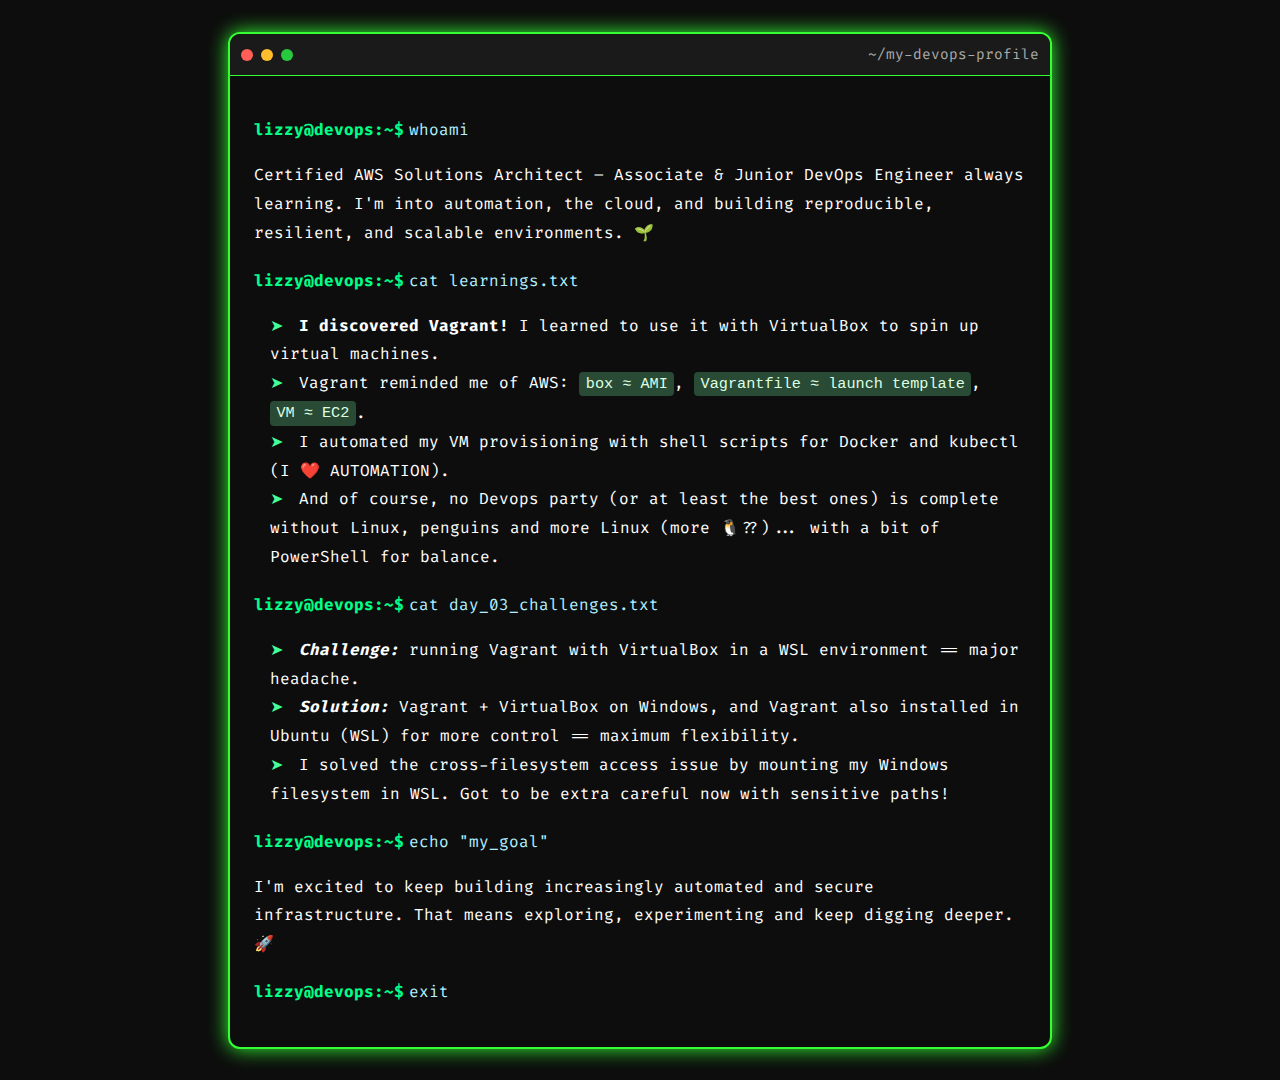
<file: vm-en/static_website/index.html>
<!DOCTYPE html>
<html lang="en">
<head>
  <meta charset="UTF-8" />
  <meta name="viewport" content="width=device-width, initial-scale=1.0"/>
  <title>My DevOps Profile</title>
  <link rel="stylesheet" href="styles.css"/>
</head>
<body>
  <div class="terminal">
    <div class="header">
      <span class="circle red"></span>
      <span class="circle yellow"></span>
      <span class="circle green"></span>
      <span class="title">~/my-devops-profile</span>
    </div>
    <div class="content">
      <p><span class="prompt">lizzy@devops:~$</span><span class="command">whoami</span></p>
      <p class="output">Certified AWS Solutions Architect – Associate & Junior DevOps Engineer always learning. I'm into automation, the cloud, and building reproducible, resilient, and scalable environments. 🌱</p>

      <p><span class="prompt">lizzy@devops:~$</span><span class="command">cat learnings.txt</span></p>
      <ul class="output">
        <li><b>I discovered Vagrant!</b> I learned to use it with VirtualBox to spin up virtual machines.</li>
	<li>Vagrant reminded me of AWS: <code>box ≈ AMI</code>, <code>Vagrantfile ≈ launch template</code>,<br><code>VM ≈ EC2</code>.</li>
	<li>I automated my VM provisioning with shell scripts for Docker and kubectl<br>(I ❤️ AUTOMATION).</li>
        <li>And of course, no Devops party (or at least the best ones) is complete without Linux, penguins and more Linux (more 🐧??)... with a bit of PowerShell for balance.</li>
      </ul>

      <p><span class="prompt">lizzy@devops:~$</span><span class="command">cat day_03_challenges.txt</span></p>
      <ul class="output">
        <li><b><i>Challenge:</i></b> running Vagrant with VirtualBox in a WSL environment == major headache.</li>
        <li><b><i>Solution:</i></b> Vagrant + VirtualBox on Windows, and Vagrant also installed in Ubuntu (WSL) for more control == maximum flexibility.</li>
        <li>I solved the cross-filesystem access issue by mounting my Windows filesystem in WSL. Got to be extra careful now with sensitive paths!</li>
      </ul>

      <p><span class="prompt">lizzy@devops:~$</span><span class="command">echo "my_goal"</span></p>
      <p class="output">I'm excited to keep building increasingly automated and secure infrastructure. That means exploring, experimenting and keep digging deeper. 🚀</p>

      <p><span class="prompt">lizzy@devops:~$</span><span class="command">exit</span></p>

    </div>
  </div>
</body>
</html>
</file>
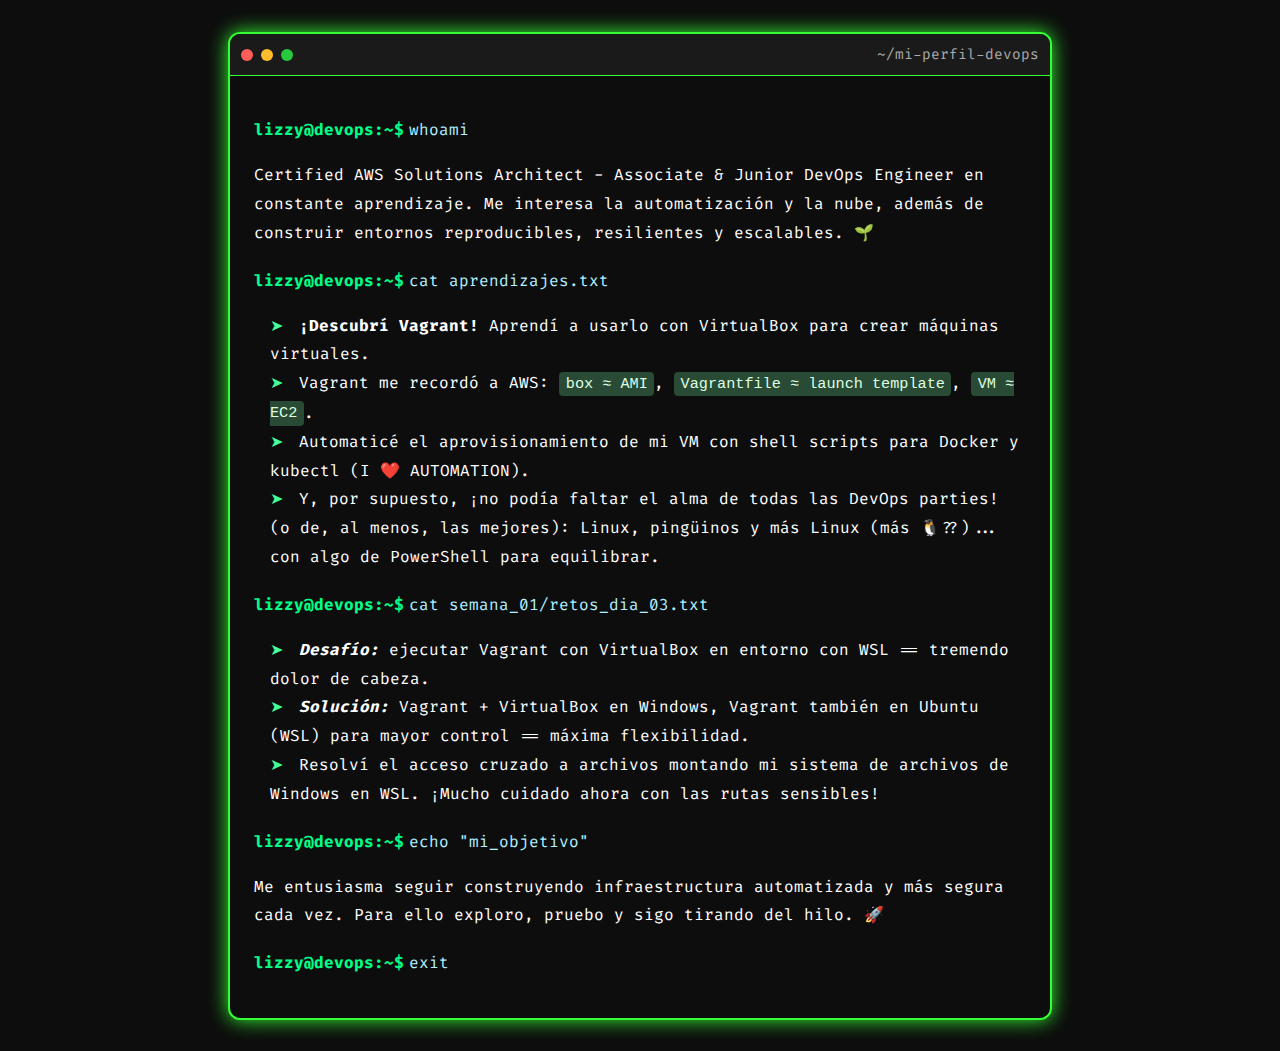
<file: vm-es/static_website/index.html>
<!DOCTYPE html>
<html lang="es">
<head>
  <meta charset="UTF-8" />
  <meta name="viewport" content="width=device-width, initial-scale=1.0"/>
  <title>Mi perfil DevOps</title>
  <link rel="stylesheet" href="styles.css"/>
</head>
<body>
  <div class="terminal">
    <div class="header">
      <span class="circle red"></span>
      <span class="circle yellow"></span>
      <span class="circle green"></span>
      <span class="title">~/mi-perfil-devops</span>
    </div>
    <div class="content">
      <p><span class="prompt">lizzy@devops:~$</span><span class="command">whoami</span></p>
      <p class="output">Certified AWS Solutions Architect - Associate & Junior DevOps Engineer en constante aprendizaje. Me interesa la automatización y la nube, además de construir entornos reproducibles, resilientes y escalables. 🌱</p>

      <p><span class="prompt">lizzy@devops:~$</span><span class="command">cat aprendizajes.txt</span></p>
      <ul class="output">
        <li><b>¡Descubrí Vagrant!</b> Aprendí a usarlo con VirtualBox para crear máquinas virtuales.</li>
        <li>Vagrant me recordó a AWS: <code>box ≈ AMI</code>, <code>Vagrantfile ≈ launch template</code>, <code>VM ≈ EC2</code>.</li>
        <li>Automaticé el aprovisionamiento de mi VM con shell scripts para Docker y kubectl (I ❤️ AUTOMATION).</li>
        <li>Y, por supuesto, ¡no podía faltar el alma de todas las DevOps parties! (o de, al menos, las mejores): Linux, pingüinos y más Linux (más 🐧??)... con algo de PowerShell para equilibrar. </li>
      </ul>

     <p><span class="prompt">lizzy@devops:~$</span><span class="command">cat semana_01/retos_dia_03.txt</span></p>
      <ul class="output">
        <li><b><i>Desafío:</i></b> ejecutar Vagrant con VirtualBox en entorno con WSL == tremendo dolor de cabeza.</li>
        <li><b><i>Solución:</i></b> Vagrant + VirtualBox en Windows, Vagrant también en Ubuntu (WSL) para mayor control == máxima flexibilidad.</li>
        <li>Resolví el acceso cruzado a archivos montando mi sistema de archivos de Windows en WSL. ¡Mucho cuidado ahora con las rutas sensibles!</li>
      </ul>

      <p><span class="prompt">lizzy@devops:~$</span><span class="command">echo "mi_objetivo"</span></p>
      <p class="output">Me entusiasma seguir construyendo infraestructura automatizada y más segura cada vez. Para ello exploro, pruebo y sigo tirando del hilo. 🚀</p>

      <p><span class="prompt">lizzy@devops:~$</span><span class="command">exit</span></p>

    </div>
  </div>
</body>
</html>
</file>
<file: vm-en/static_website/styles.css>
@import url('https://fonts.googleapis.com/css2?family=Fira+Code&display=swap');

body {
  font-family: 'Fira Code', monospace;
  background-color: #0d0d0d;
  color: #ffffff;
  margin: 0;
  padding: 0;
}

.terminal {
  max-width: 820px;
  margin: 2rem auto;
  background-color: #0d0d0d;
  border: 2px solid #33ff33;
  border-radius: 12px;
  box-shadow: 0 0 20px #33ff33;
  overflow: hidden;
}

.header {
  background-color: #1a1a1a;
  padding: 0.7rem 0.7rem;
  display: flex;
  align-items: center;
  border-bottom: 1px solid #33ff33;
}

.circle {
  height: 12px;
  width: 12px;
  border-radius: 50%;
  margin-right: 8px;
  display: inline-block;
}

.red { background-color: #ff5f56; }
.yellow { background-color: #ffbd2e; }
.green { background-color: #27c93f; }

.title {
  color: #aaa;
  margin-left: auto;
  font-size: 0.9rem;
}

.content {
  padding: 1.5rem;
  font-size: 1rem;
  line-height: 1.8;
}

.prompt {
  color: #00ff88;
  font-weight: bold;
  display: inline;
}

.command {
  color: #b3f0ff;
  margin-left: 0.3rem;
}

.output {
  color: #ffffff;
  margin-bottom: 1.2rem;
}

ul.output {
  list-style-type: none;
  padding-left: 1rem;
  margin-top: 0.5rem;
}

ul.output li::before {
  content: "➤ ";
  color: #44ff99;
  margin-right: 0.4rem;
}

code {
  background-color: #294b35;
  padding: 0.2rem 0.4rem;
  border-radius: 4px;
  font-size: 0.95rem;
  color: #dcffe3;
}
</file>
<file: vm-es/static_website/styles.css>
@import url('https://fonts.googleapis.com/css2?family=Fira+Code&display=swap');

body {
  font-family: 'Fira Code', monospace;
  background-color: #0d0d0d;
  color: #ffffff;
  margin: 0;
  padding: 0;
}

.terminal {
  max-width: 820px;
  margin: 2rem auto;
  background-color: #0d0d0d;
  border: 2px solid #33ff33;
  border-radius: 12px;
  box-shadow: 0 0 20px #33ff33;
  overflow: hidden;
}

.header {
  background-color: #1a1a1a;
  padding: 0.7rem 0.7rem;
  display: flex;
  align-items: center;
  border-bottom: 1px solid #33ff33;
}

.circle {
  height: 12px;
  width: 12px;
  border-radius: 50%;
  margin-right: 8px;
  display: inline-block;
}

.red { background-color: #ff5f56; }
.yellow { background-color: #ffbd2e; }
.green { background-color: #27c93f; }

.title {
  color: #aaa;
  margin-left: auto;
  font-size: 0.9rem;
}

.content {
  padding: 1.5rem;
  font-size: 1rem;
  line-height: 1.8;
}

.prompt {
  color: #00ff88;
  font-weight: bold;
  display: inline;
}

.command {
  color: #b3f0ff;
  margin-left: 0.3rem;
}

.output {
  color: #ffffff;
  margin-bottom: 1.2rem;
}

ul.output {
  list-style-type: none;
  padding-left: 1rem;
  margin-top: 0.5rem;
}

ul.output li::before {
  content: "➤ ";
  color: #44ff99;
  margin-right: 0.4rem;
}

code {
  background-color: #294b35;
  padding: 0.2rem 0.4rem;
  border-radius: 4px;
  font-size: 0.95rem;
  color: #dcffe3;
}
</file>
